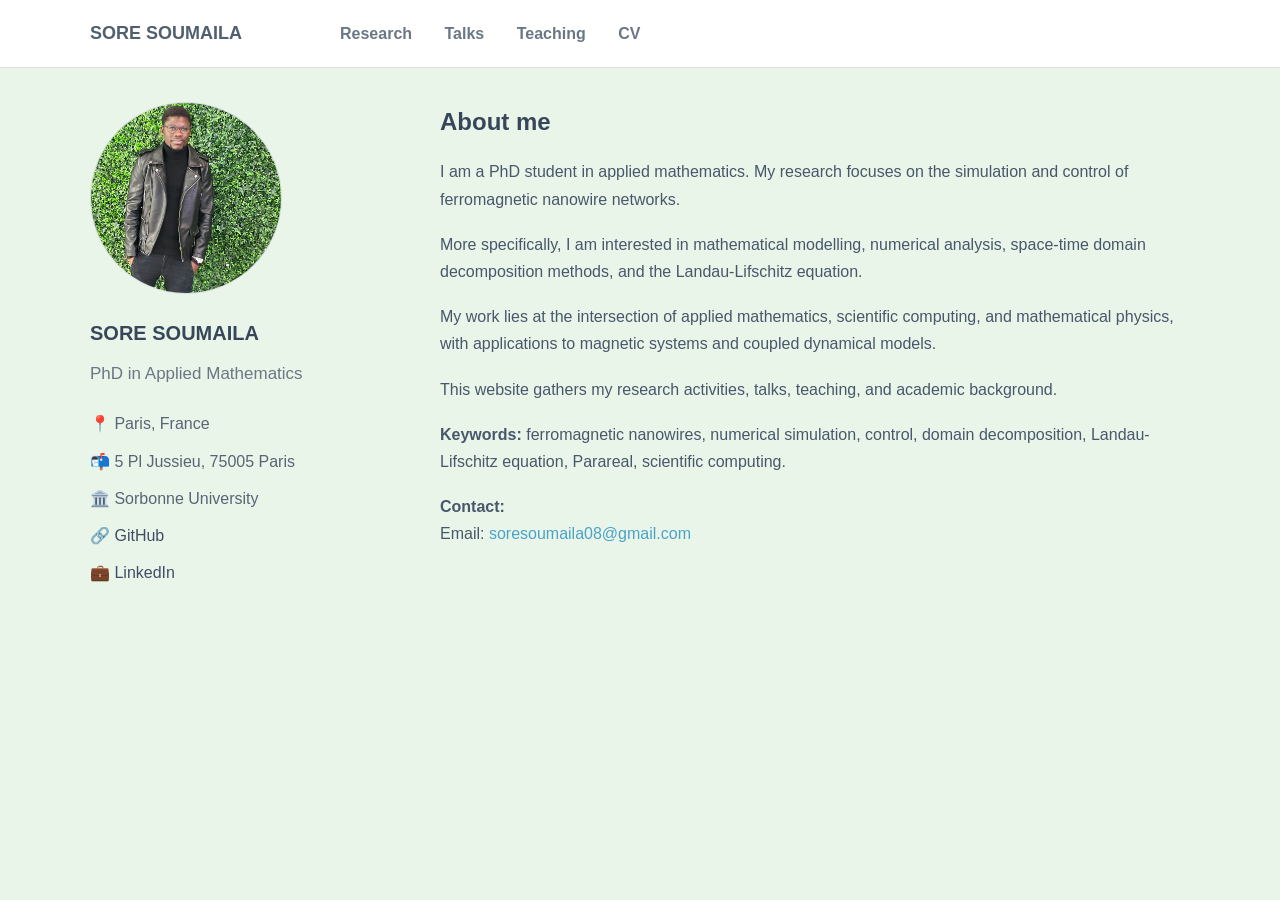
<file: index.html>
<!DOCTYPE html>
<html lang="fr">
<head>
  <meta charset="UTF-8">
  <meta name="viewport" content="width=device-width, initial-scale=1.0">
  <meta name="google-site-verification" content="8gv8ETqGiuPviAt5-yaoIe_0OM7RxLq_Fy0cH31vGm8" />
  <title>SORE SOUMAILA - Doctorant en mathématiques appliquées</title>
  <meta name="description" content="Site personnel de SORE SOUMAILA, doctorant en mathématiques appliquées. Recherche en simulation, contrôle et nanofils ferromagnétiques.">
  <link rel="canonical" href="https://sore-soumaila.github.io/">
  <meta name="robots" content="index, follow">
  <link rel="stylesheet" href="/style.css">
</head>
<body>
  <header class="topbar">
    <div class="topbar-container">
      <a href="/" class="site-name">SORE SOUMAILA</a>
      <nav class="menu">
        <a href="/recherche/">Research</a>
        <a href="/talks/">Talks</a>
        <a href="/enseignement/">Teaching</a>
        <a href="/cv/">CV</a>
      </nav>
    </div>
  </header>

  <main class="layout">
    <aside class="sidebar">
      <img src="/images/photo.jpg" alt="Photo de profil de SORE SOUMAILA" class="photo-profil">

      <h1>SORE SOUMAILA</h1>
      <p class="subtitle">PhD in Applied Mathematics</p>

      <div class="info-block">
        <p>📍 Paris, France</p>
        <p>📬 5 Pl Jussieu, 75005 Paris</p>
        <p>🏛️ Sorbonne University</p>
        <p>🔗 <a href="https://github.com/sore-soumaila" target="_blank" rel="noopener noreferrer">GitHub</a></p>
        <p>💼 <a href="https://www.linkedin.com/in/soré-soumaila" target="_blank" rel="noopener noreferrer">LinkedIn</a></p>
      </div>
    </aside>

    <section class="content">
      <h2>About me</h2>

      <p>
        I am a PhD student in applied mathematics. My research focuses on the
        simulation and control of ferromagnetic nanowire networks.
      </p>

      <p>
        More specifically, I am interested in mathematical modelling,
        numerical analysis, space-time domain decomposition methods,
        and the Landau-Lifschitz equation.
      </p>

      <p>
        My work lies at the intersection of applied mathematics,
        scientific computing, and mathematical physics, with applications
        to magnetic systems and coupled dynamical models.
      </p>

      <p>
        This website gathers my research activities, talks, teaching,
        and academic background.
      </p>

      <p>
        <strong>Keywords:</strong> ferromagnetic nanowires, numerical simulation,
        control, domain decomposition, Landau-Lifschitz equation, Parareal,
        scientific computing.
      </p>

      <p>
        <strong>Contact:</strong><br>
        Email:
        <a href="mailto:soresoumaila08@gmail.com">soresoumaila08@gmail.com</a>
      </p>
    </section>
  </main>
</body>
</html>
</file>
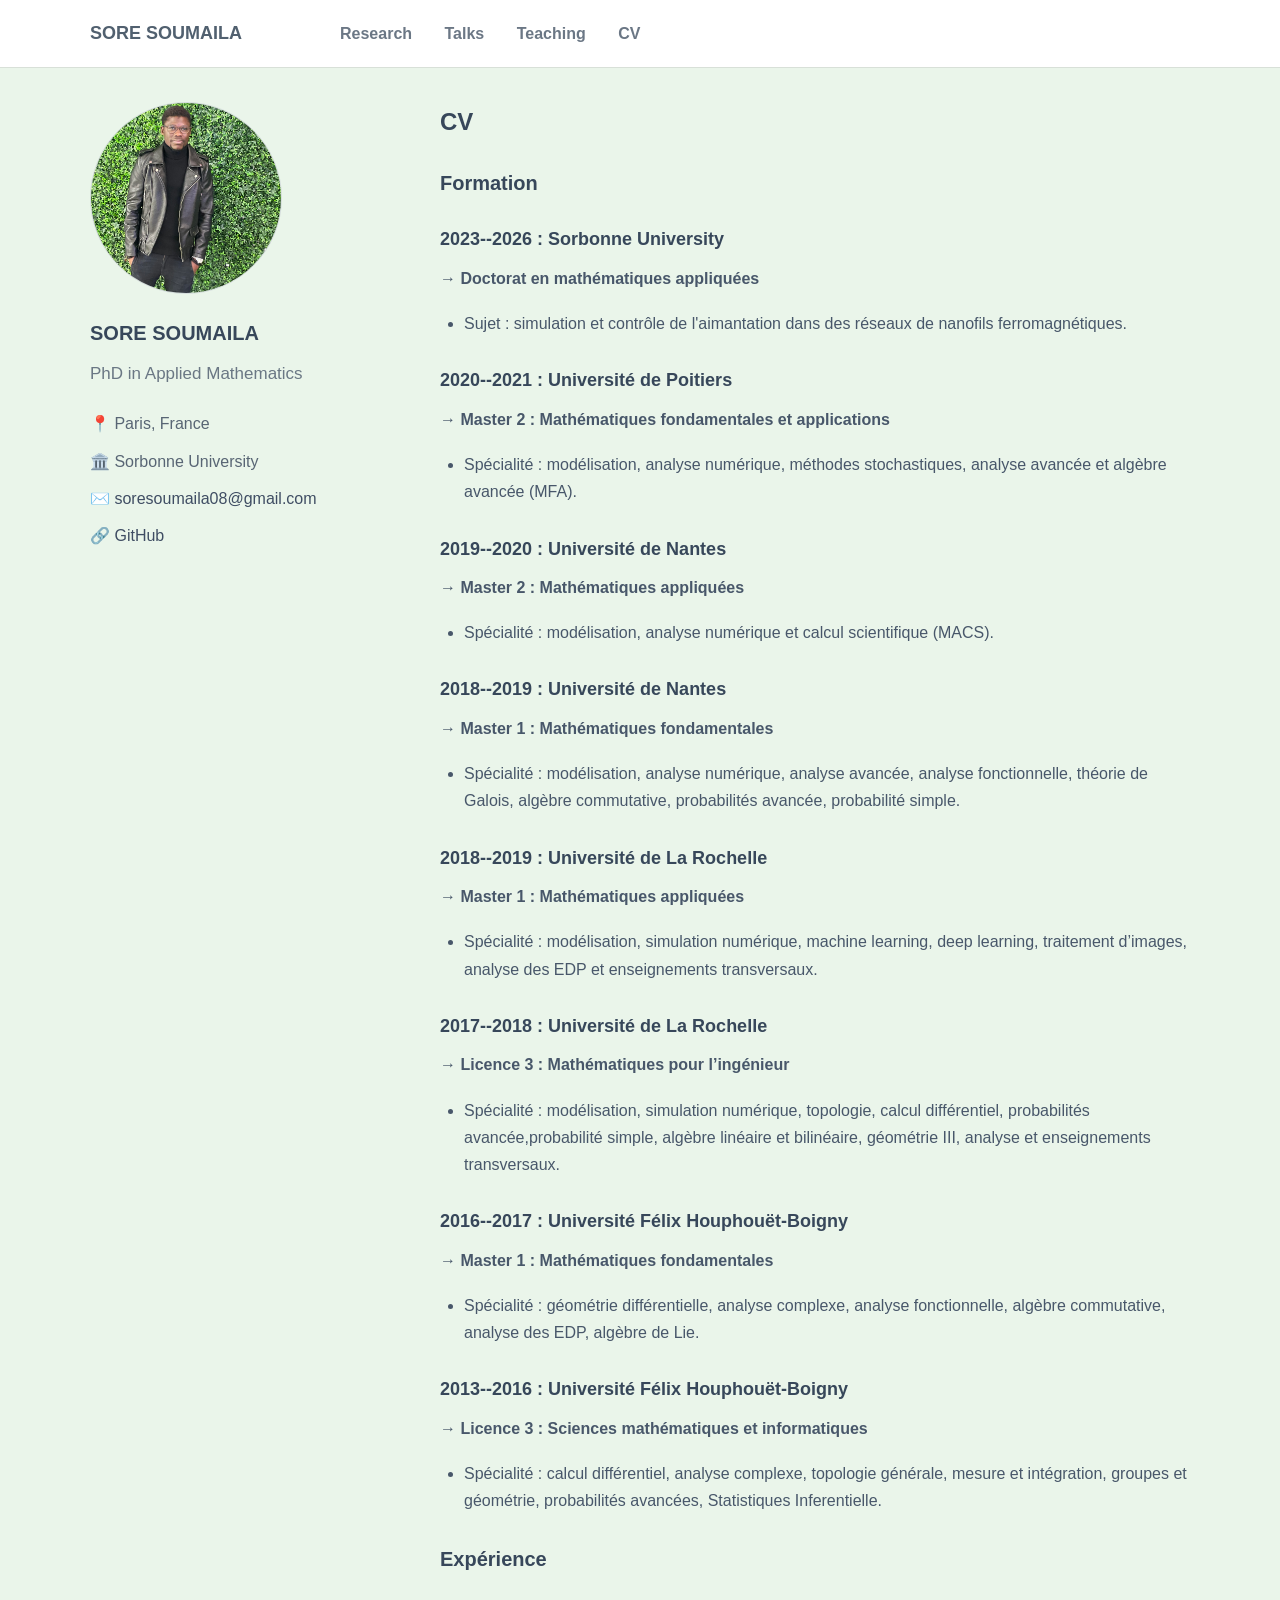
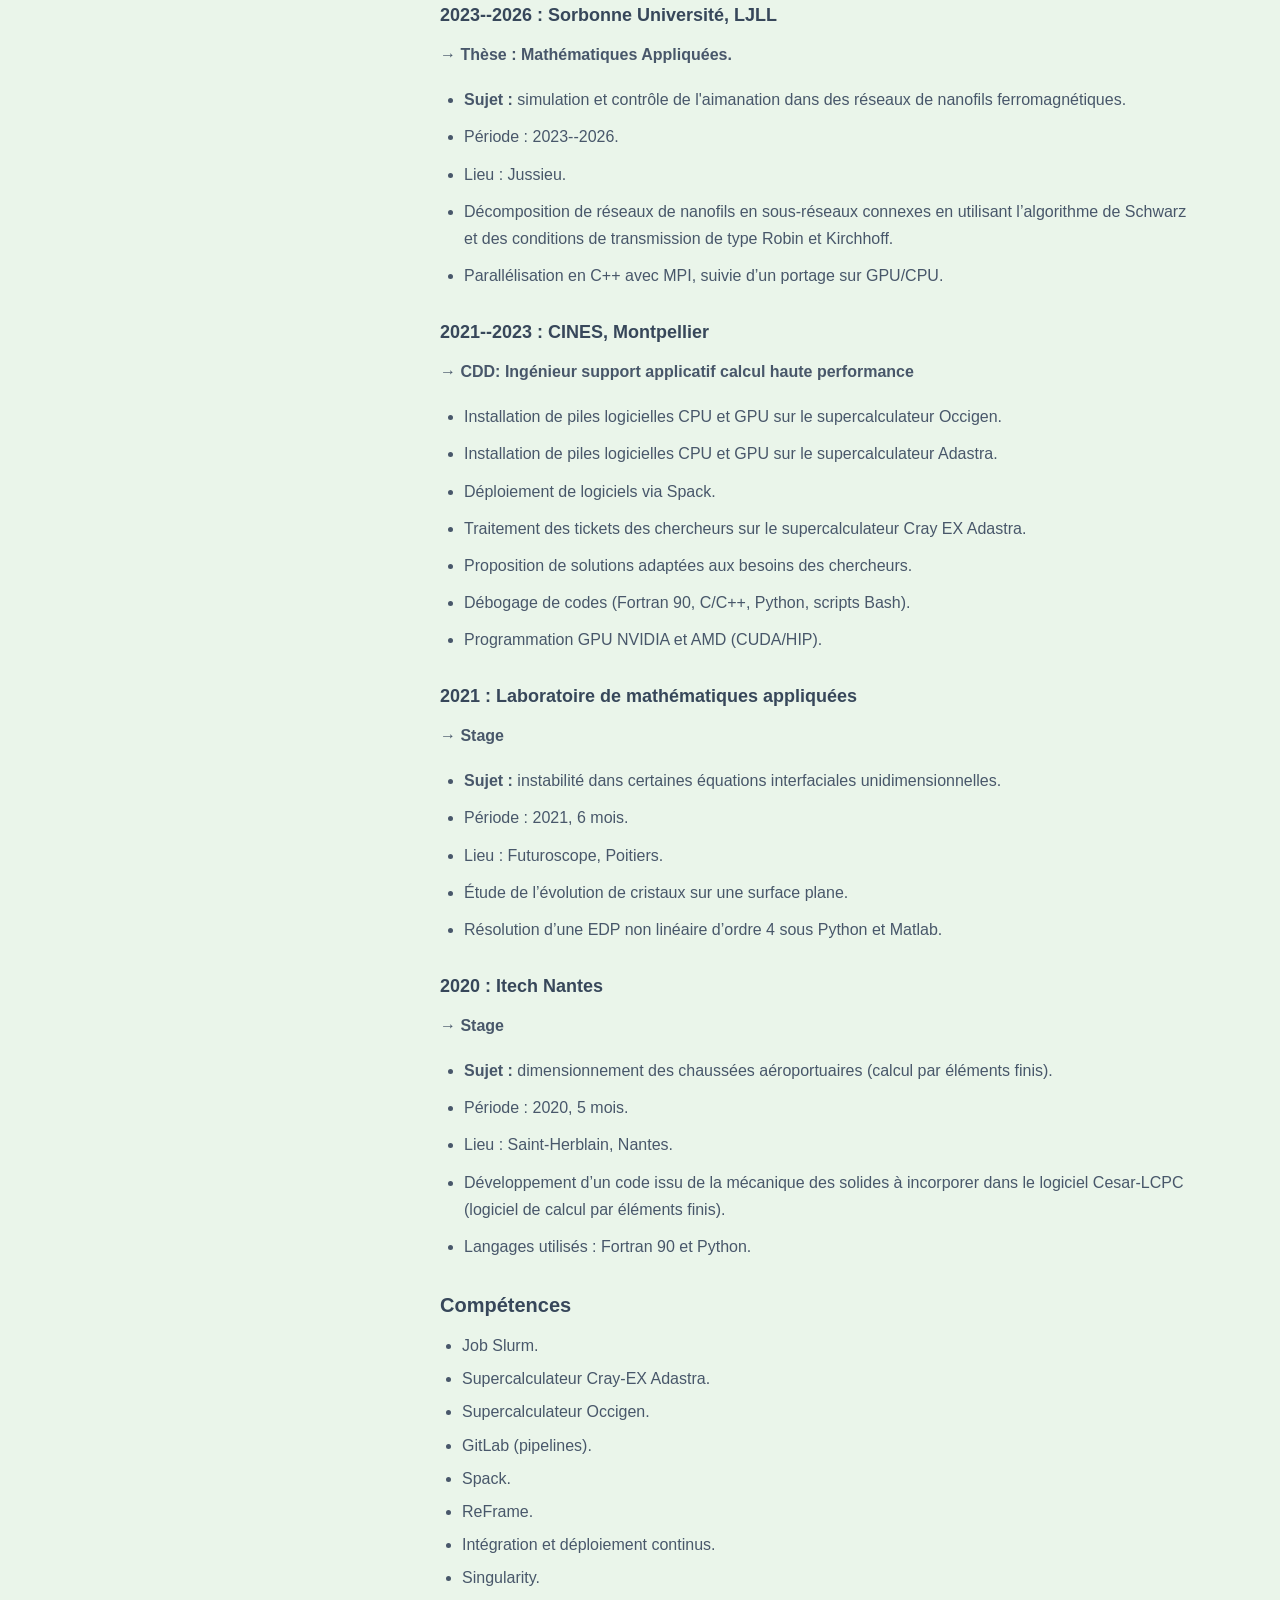
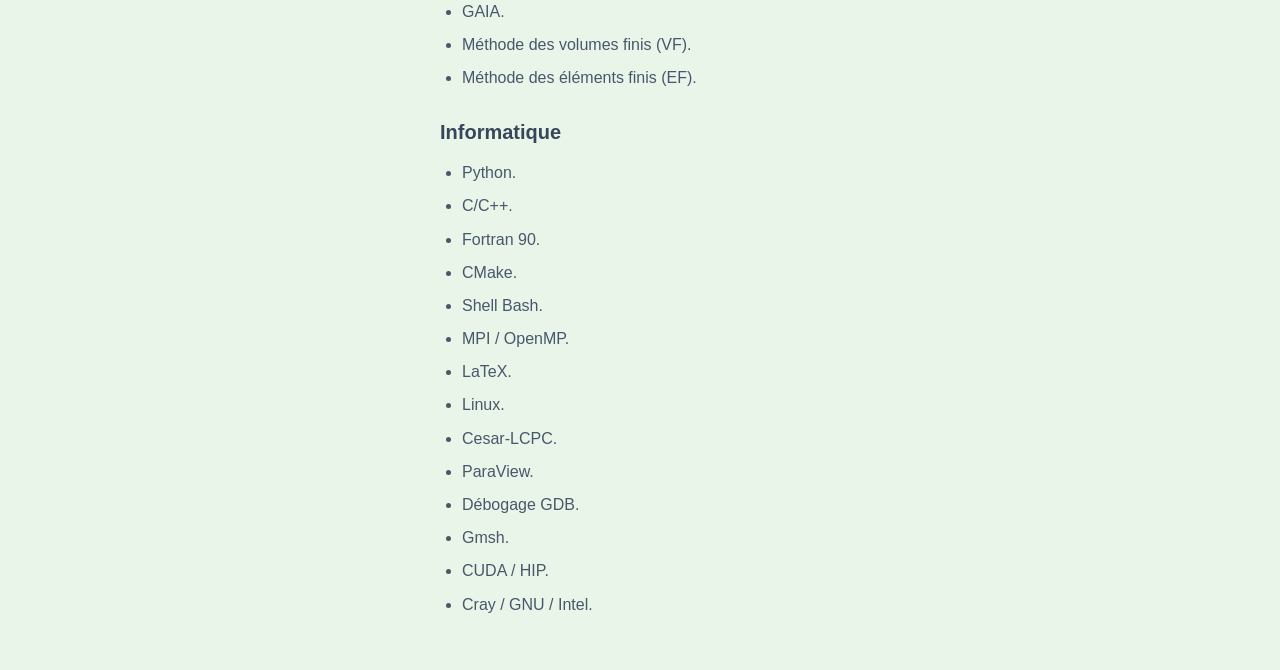
<file: cv/index.html>
<!DOCTYPE html>
<html lang="fr">
<head>
  <meta charset="UTF-8">
  <meta name="viewport" content="width=device-width, initial-scale=1.0">
  <meta name="google-site-verification" content="8gv8ETqGiuPviAt5-yaoIe_0OM7RxLq_Fy0cH31vGm8">
  <title>SORE SOUMAILA - Doctorant en mathématiques appliquées</title>
  <meta name="description" content="Site personnel de SORE SOUMAILA, doctorant en mathématiques appliquées. Recherche en simulation, contrôle et nanofils ferromagnétiques.">
  <link rel="canonical" href="https://sore-soumaila.github.io/">
  <meta name="robots" content="index, follow">
  <link rel="stylesheet" href="/style.css">
</head>
<body>
  <header class="topbar">
    <div class="topbar-container">
      <a href="/" class="site-name">SORE SOUMAILA</a>
      <nav class="menu">
        <a href="/recherche/">Research</a>
        <a href="/talks/">Talks</a>
        <a href="/enseignement/">Teaching</a>
        <a href="/cv/">CV</a>
      </nav>
    </div>
  </header>

  <main class="layout">
    <aside class="sidebar">
      <img src="/images/photo.jpg" alt="Photo de profil" class="photo-profil">
      <h1>SORE SOUMAILA</h1>
      <p class="subtitle">PhD in Applied Mathematics</p>

      <div class="info-block">
        <p>📍 Paris, France</p>
        <p>🏛️ Sorbonne University</p>
        <p>✉️ <a href="mailto:soresoumaila08@gmail.com">soresoumaila08@gmail.com</a></p>
        <p>🔗 <a href="#">GitHub</a></p>
      </div>
    </aside>

    <section class="content">
      <h2>CV</h2>

      <h3>Formation</h3>

      <div class="year-block">
        <h3>2023--2026 : Sorbonne University</h3>
        <p class="subcourse">&rarr; Doctorat en mathématiques appliquées</p>
        <ul>
          <li>Sujet : simulation et contrôle de l'aimantation dans des réseaux de nanofils ferromagnétiques.</li>
        </ul>
      </div>

      <div class="year-block">
        <h3>2020--2021 : Université de Poitiers</h3>
        <p class="subcourse">&rarr; Master 2 : Mathématiques fondamentales et applications</p>
        <ul>
          <li>Spécialité : modélisation, analyse numérique, méthodes stochastiques, analyse avancée et algèbre avancée (MFA).</li>
        </ul>
      </div>

      <div class="year-block">
        <h3>2019--2020 : Université de Nantes</h3>
        <p class="subcourse">&rarr; Master 2 : Mathématiques appliquées</p>
        <ul>
          <li>Spécialité : modélisation, analyse numérique et calcul scientifique (MACS).</li>
        </ul>
      </div>

      <div class="year-block">
        <h3>2018--2019 : Université de Nantes</h3>
        <p class="subcourse">&rarr; Master 1 : Mathématiques fondamentales</p>
        <ul>
          <li>Spécialité : modélisation, analyse numérique, analyse avancée, analyse fonctionnelle, théorie de Galois, algèbre commutative, probabilités avancée, probabilité simple.</li>
        </ul>
      </div>

      <div class="year-block">
        <h3>2018--2019 : Université de La Rochelle</h3>
        <p class="subcourse">&rarr; Master 1 : Mathématiques appliquées</p>
        <ul>
          <li>Spécialité : modélisation, simulation numérique, machine learning, deep learning, traitement d’images, analyse des EDP et enseignements transversaux.</li>
        </ul>
      </div>

      <div class="year-block">
        <h3>2017--2018 : Université de La Rochelle</h3>
        <p class="subcourse">&rarr; Licence 3 : Mathématiques pour l’ingénieur</p>
        <ul>
          <li>Spécialité : modélisation, simulation numérique, topologie, calcul différentiel, probabilités avancée,probabilité simple, algèbre linéaire et bilinéaire, géométrie III, analyse et enseignements transversaux.</li>
        </ul>
      </div>

      <div class="year-block">
        <h3>2016--2017 : Université Félix Houphouët-Boigny</h3>
        <p class="subcourse">&rarr; Master 1 : Mathématiques fondamentales</p>
        <ul>
          <li>Spécialité : géométrie différentielle, analyse complexe, analyse fonctionnelle, algèbre commutative, analyse des EDP, algèbre de Lie.</li>
        </ul>
      </div>

      <div class="year-block">
        <h3>2013--2016 : Université Félix Houphouët-Boigny</h3>
        <p class="subcourse">&rarr; Licence 3 : Sciences mathématiques et informatiques</p>
        <ul>
          <li>Spécialité : calcul différentiel, analyse complexe, topologie générale, mesure et intégration, groupes et géométrie, probabilités avancées, Statistiques Inferentielle.</li>
        </ul>
      </div>

      <h3>Expérience</h3>

      <div class="year-block">
        <h3>2023--2026 : Sorbonne Université, LJLL</h3>
        <p class="subcourse">&rarr; Thèse : Mathématiques Appliquées.</p>
        <ul>
          <li><strong>Sujet :</strong> simulation et contrôle de l'aimanation dans des réseaux de nanofils ferromagnétiques.</li>
          <li>Période : 2023--2026.</li>
          <li>Lieu : Jussieu.</li>
          <li>Décomposition de réseaux de nanofils en sous-réseaux connexes en utilisant l’algorithme de Schwarz et des conditions de transmission de type Robin et Kirchhoff.</li>
          <li>Parallélisation en C++ avec MPI, suivie d’un portage sur GPU/CPU.</li>
        </ul>
      </div>

      <div class="year-block">
        <h3>2021--2023 : CINES, Montpellier</h3>
        <p class="subcourse">&rarr; CDD: Ingénieur support applicatif calcul haute performance </p>
        <ul>
          <li>Installation de piles logicielles CPU et GPU sur le supercalculateur Occigen.</li>
          <li>Installation de piles logicielles CPU et GPU sur le supercalculateur Adastra.</li>
          <li>Déploiement de logiciels via Spack.</li>
          <li>Traitement des tickets des chercheurs sur le supercalculateur Cray EX Adastra.</li>
          <li>Proposition de solutions adaptées aux besoins des chercheurs.</li>
          <li>Débogage de codes (Fortran 90, C/C++, Python, scripts Bash).</li>
          <li>Programmation GPU NVIDIA et AMD (CUDA/HIP).</li>
        </ul>
      </div>

      <div class="year-block">
        <h3>2021 : Laboratoire de mathématiques appliquées</h3>
        <p class="subcourse">&rarr; Stage</p>
        <ul>
          <li><strong>Sujet :</strong> instabilité dans certaines équations interfaciales unidimensionnelles.</li>
          <li>Période : 2021, 6 mois.</li>
          <li>Lieu : Futuroscope, Poitiers.</li>
          <li>Étude de l’évolution de cristaux sur une surface plane.</li>
          <li>Résolution d’une EDP non linéaire d’ordre 4 sous Python et Matlab.</li>
        </ul>
      </div>

      <div class="year-block">
        <h3>2020 : Itech Nantes</h3>
        <p class="subcourse">&rarr; Stage</p>
        <ul>
          <li><strong>Sujet :</strong> dimensionnement des chaussées aéroportuaires (calcul par éléments finis).</li>
          <li>Période : 2020, 5 mois.</li>
          <li>Lieu : Saint-Herblain, Nantes.</li>
          <li>Développement d’un code issu de la mécanique des solides à incorporer dans le logiciel Cesar-LCPC (logiciel de calcul par éléments finis).</li>
          <li>Langages utilisés : Fortran 90 et Python.</li>
        </ul>
      </div>

      <h3>Compétences</h3>
      <ul>
        <li>Job Slurm.</li>
        <li>Supercalculateur Cray-EX Adastra.</li>
        <li>Supercalculateur Occigen.</li>
        <li>GitLab (pipelines).</li>
        <li>Spack.</li>
        <li>ReFrame.</li>
        <li>Intégration et déploiement continus.</li>
        <li>Singularity.</li>
        <li>GAIA.</li>
        <li>Méthode des volumes finis (VF).</li>
        <li>Méthode des éléments finis (EF).</li>
      </ul>

      <h3>Informatique</h3>
      <ul>
        <li>Python.</li>
        <li>C/C++.</li>
        <li>Fortran 90.</li>
        <li>CMake.</li>
        <li>Shell Bash.</li>
        <li>MPI / OpenMP.</li>
        <li>LaTeX.</li>
        <li>Linux.</li>
        <li>Cesar-LCPC.</li>
        <li>ParaView.</li>
        <li>Débogage GDB.</li>
        <li>Gmsh.</li>
        <li>CUDA / HIP.</li>
        <li>Cray / GNU / Intel.</li>
      </ul>
    </section>
  </main>
</body>
</html>
</file>
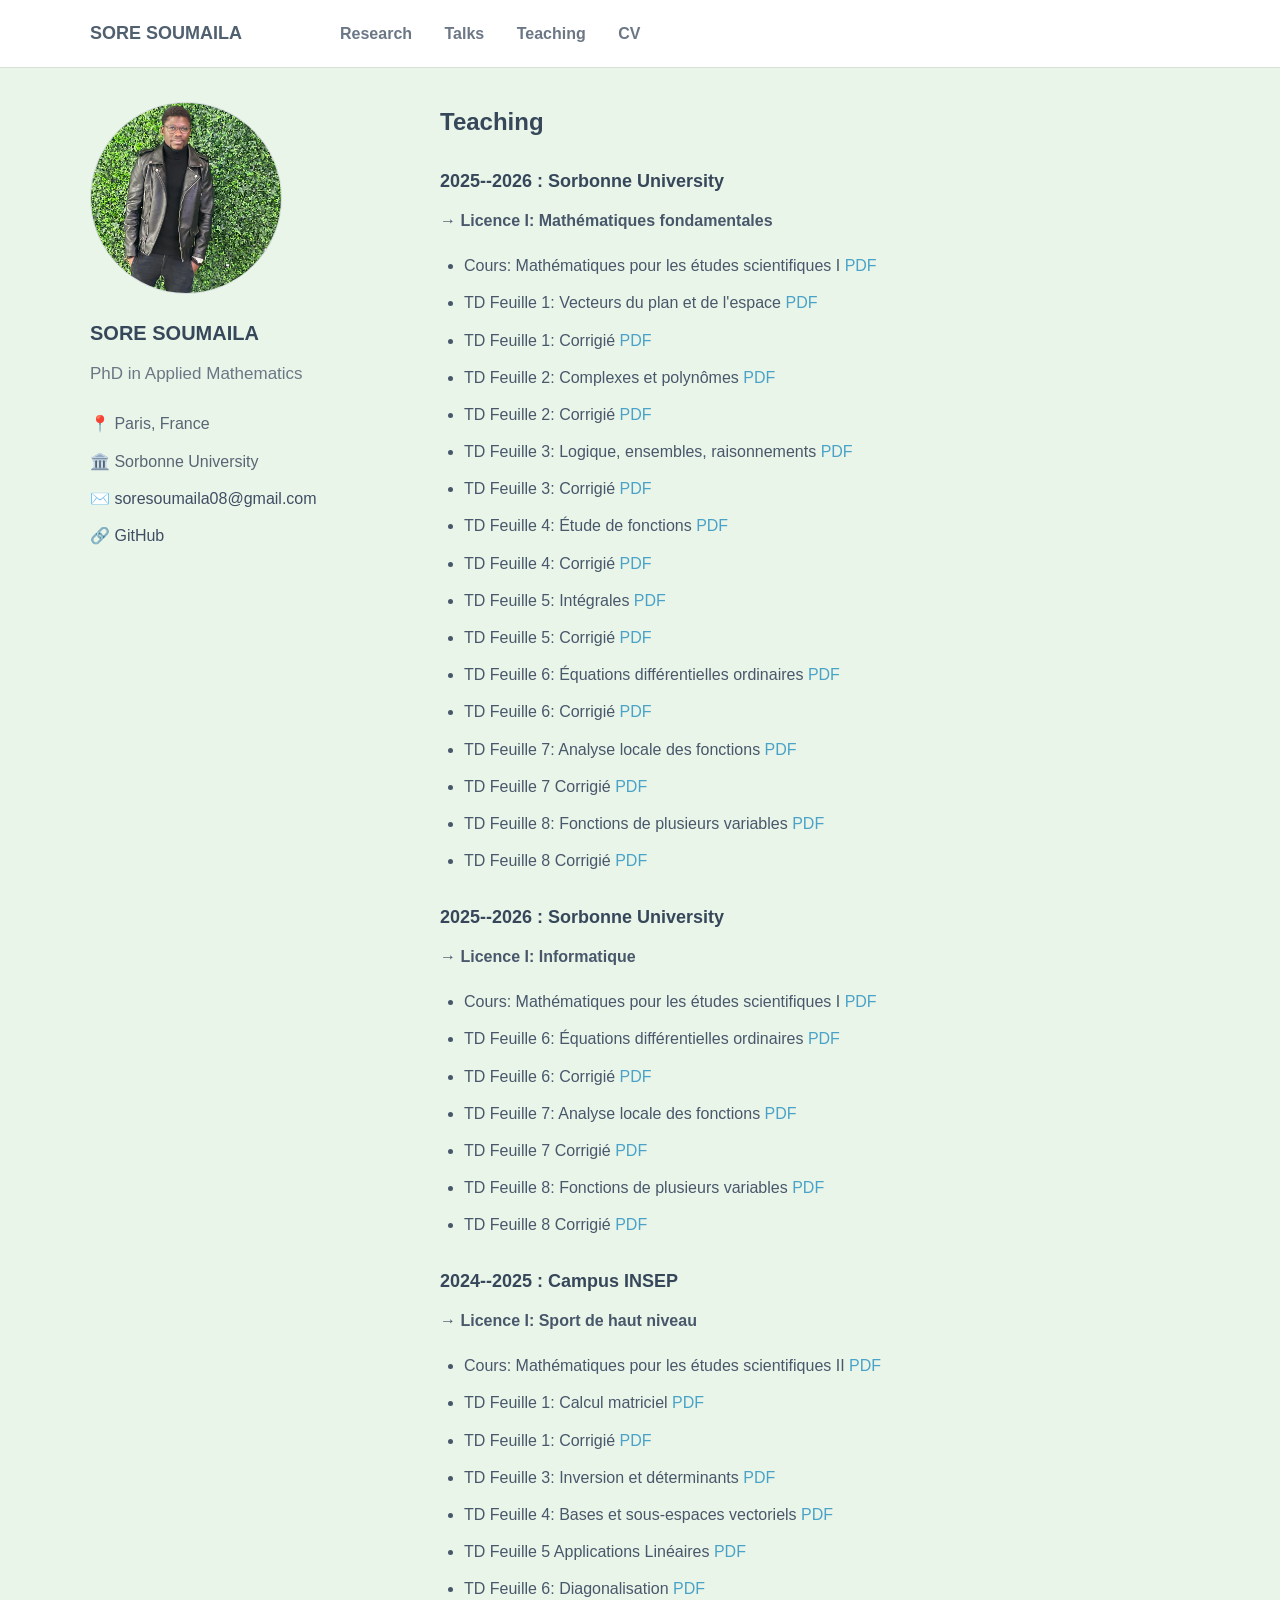
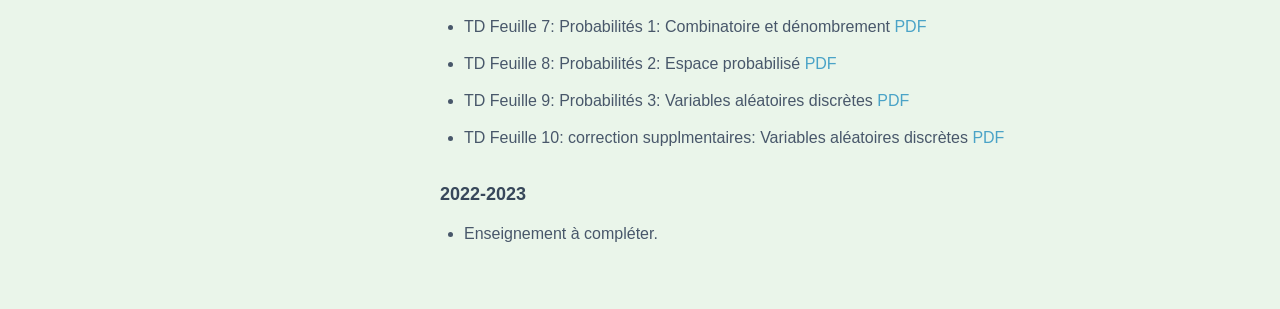
<file: enseignement/index.html>
<!DOCTYPE html>
<html lang="fr">
<head>
  <meta charset="UTF-8">
  <meta name="viewport" content="width=device-width, initial-scale=1.0">
  <meta name="google-site-verification" content="8gv8ETqGiuPviAt5-yaoIe_0OM7RxLq_Fy0cH31vGm8" />
  <title>SORE SOUMAILA - Doctorant en mathématiques appliquées</title>
  <meta name="description" content="Site personnel de SORE SOUMAILA, doctorant en mathématiques appliquées. Recherche en simulation, contrôle et nanofils ferromagnétiques.">
  <link rel="canonical" href="https://sore-soumaila.github.io/">
  <meta name="robots" content="index, follow">
  <link rel="stylesheet" href="/style.css">
</head>
<body>
  <header class="topbar">
    <div class="topbar-container">
      <a href="/" class="site-name">SORE SOUMAILA</a>
      <nav class="menu">
        <a href="/recherche/">Research</a>
        <a href="/talks/">Talks</a>
        <a href="/enseignement/">Teaching</a>
        <a href="/cv/">CV</a>
      </nav>
    </div>
  </header>

  <main class="layout">
    <aside class="sidebar">
      <img src="/images/photo.jpg" alt="Photo de profil" class="photo-profil">
      <h1>SORE SOUMAILA</h1>
      <p class="subtitle">PhD in Applied Mathematics</p>

      <div class="info-block">
        <p>📍 Paris, France</p>
        <p>🏛️ Sorbonne University</p>
        <p>✉️ <a href="mailto:soresoumaila08@gmail.com">soresoumaila08@gmail.com</a></p>
        <p>🔗 <a href="#">GitHub</a></p>
      </div>
    </aside>

    <section class="content">
      <h2>Teaching</h2>

      <div class="year-block">
        <h3>2025--2026 : Sorbonne University</h3>
        <p class="subcourse"><strong></strong>&rarr; Licence I: Mathématiques fondamentales</p>
        <ul>
          <li>Cours: Mathématiques pour les études scientifiques I <a href="/pdf/UL1MA001__2025_Mod1.pdf" target="_blank">PDF</a></li>
          <li>TD Feuille 1: Vecteurs du plan et de l'espace <a href="/pdf/TD1_UL1MA001_2025.pdf" target="_blank">PDF</a></li>
          <li>TD Feuille 1: Corrigié <a href="/pdf/td1_corr.pdf" target="_blank">PDF</a></li>
          <li>TD Feuille 2: Complexes et polynômes <a href="/pdf/TD2_UL1MA001_2025_v2.pdf" target="_blank">PDF</a></li>
          <li>TD Feuille 2: Corrigié <a href="/pdf/TD2_UL1MA001_2025_corr.pdf" target="_blank">PDF</a></li>
          <li>TD Feuille 3: Logique, ensembles, raisonnements <a href="/pdf/TD3_UL1MA001_2025.pdf" target="_blank">PDF</a></li>
          <li>TD Feuille 3: Corrigié <a href="/pdf/TD3_UL1MA001_2025_corr.pdf" target="_blank">PDF</a></li>
          <li>TD Feuille 4: Étude de fonctions <a href="/pdf/TD4_UL1MA001_2025.pdf" target="_blank">PDF</a></li>
          <li>TD Feuille 4: Corrigié <a href="/pdf/TD4_UL1MA001_2025_corr.pdf" target="_blank">PDF</a></li>
          <li>TD Feuille 5: Intégrales <a href="/pdf/TD5_UL1MA001_2025.pdf" target="_blank">PDF</a></li>
          <li>TD Feuille 5: Corrigié <a href="/pdf/TD5_UL1MA001_2025_corr.pdf" target="_blank">PDF</a></li>
          <li>TD Feuille 6: Équations différentielles ordinaires <a href="/pdf/TD6_UL1MA001_2025.pdf" target="_blank">PDF</a></li>
          <li>TD Feuille 6: Corrigié <a href="/pdf/TD6_UL1MA001_2025_corr-v3.pdf" target="_blank">PDF</a></li>
          <li>TD Feuille 7: Analyse locale des fonctions <a href="/pdf/TD7_UL1MA001_2025.pdf" target="_blank">PDF</a></li>
          <li>TD Feuille 7 Corrigié <a href="/pdf/TD7_UL1MA001_2025_corr.pdf" target="_blank">PDF</a></li>
          <li>TD Feuille 8: Fonctions de plusieurs variables <a href="/pdf/TD8_UL1MA001_2025.pdf" target="_blank">PDF</a></li>
          <li>TD Feuille 8 Corrigié <a href="/pdf/TD8_UL1MA001_2025_corr.pdf" target="_blank">PDF</a></li>
        </ul>
      </div>

      <div class="year-block">
        <h3>2025--2026 : Sorbonne University</h3>
        <p class="subcourse"><strong></strong>&rarr; Licence I: Informatique</p>
        <ul>
          <li>Cours: Mathématiques pour les études scientifiques I <a href="/pdf/UL1MA001__2025_Mod1.pdf" target="_blank">PDF</a></li>
          <li>TD Feuille 6: Équations différentielles ordinaires <a href="/pdf/TD6_UL1MA001_2025.pdf" target="_blank">PDF</a></li>
          <li>TD Feuille 6: Corrigié <a href="/pdf/TD6_UL1MA001_2025_corr-v3.pdf" target="_blank">PDF</a></li>
          <li>TD Feuille 7: Analyse locale des fonctions <a href="/pdf/TD7_UL1MA001_2025.pdf" target="_blank">PDF</a></li>
          <li>TD Feuille 7 Corrigié <a href="/pdf/TD7_UL1MA001_2025_corr.pdf" target="_blank">PDF</a></li>
          <li>TD Feuille 8: Fonctions de plusieurs variables <a href="/pdf/TD8_UL1MA001_2025.pdf" target="_blank">PDF</a></li>
          <li>TD Feuille 8 Corrigié <a href="/pdf/TD8_UL1MA001_2025_corr.pdf" target="_blank">PDF</a></li>
        </ul>
      </div>

      <div class="year-block">
        <h3>2024--2025 : Campus INSEP</h3>
        <p class="subcourse"><strong></strong>&rarr; Licence I: Sport de haut niveau</p>
        <ul>
          <li>Cours: Mathématiques pour les études scientifiques II <a href="/pdf/Cours_2nd_semestre.pdf" target="_blank">PDF</a></li>
          <li>TD Feuille 1:  Calcul matriciel <a href="/pdf/TD_1MA002_Algebre_2022.pdf" target="_blank">PDF</a></li>
          <li>TD Feuille 1:  Corrigié <a href="/pdf/Corr-LU1MA002-Feuille1.pdf" target="_blank">PDF</a></li>
          <li>TD Feuille 3:  Inversion et déterminants  <a href="/pdf/Corr-LU1MA002-Feuille3.pdf" target="_blank">PDF</a></li>
          <li>TD Feuille 4:  Bases et sous-espaces vectoriels <a href="/pdf/LU1MA002-Feuille4_v2_corr.pdf" target="_blank">PDF</a></li>
          <li>TD Feuille 5   Applications Linéaires <a href="/pdf/LU1MA002-Feuille5-Corr.pdf" target="_blank">PDF</a></li>
          <li>TD Feuille 6:  Diagonalisation <a href="/pdf/LU1MA002-Feuille6_corr_v2.pdf" target="_blank">PDF</a></li>
          <li>TD Feuille 7:  Probabilités 1: Combinatoire et dénombrement <a href="/pdf/1MA002-Proba1_corr-1.pdf" target="_blank">PDF</a></li>
          <li>TD Feuille 8:  Probabilités 2: Espace probabilisé <a href="/pdf/1MA002-Proba2_corr.pdf" target="_blank">PDF</a></li>
          <li>TD Feuille 9:  Probabilités 3: Variables aléatoires discrètes <a href="/pdf/1MA002-Proba3_corr.pdf" target="_blank">PDF</a></li>
          <li>TD Feuille 10: correction supplmentaires: Variables aléatoires discrètes <a href="/pdf/Correction-Indispensables_TD_Proba_4.pdf" target="_blank">PDF</a></li>
        </ul>
      </div>

      <div class="year-block">
        <h3>2022-2023</h3>
        <ul>
          <li>Enseignement à compléter.</li>
        </ul>
      </div>
    </section>
  </main>
</body>
</html>
</file>
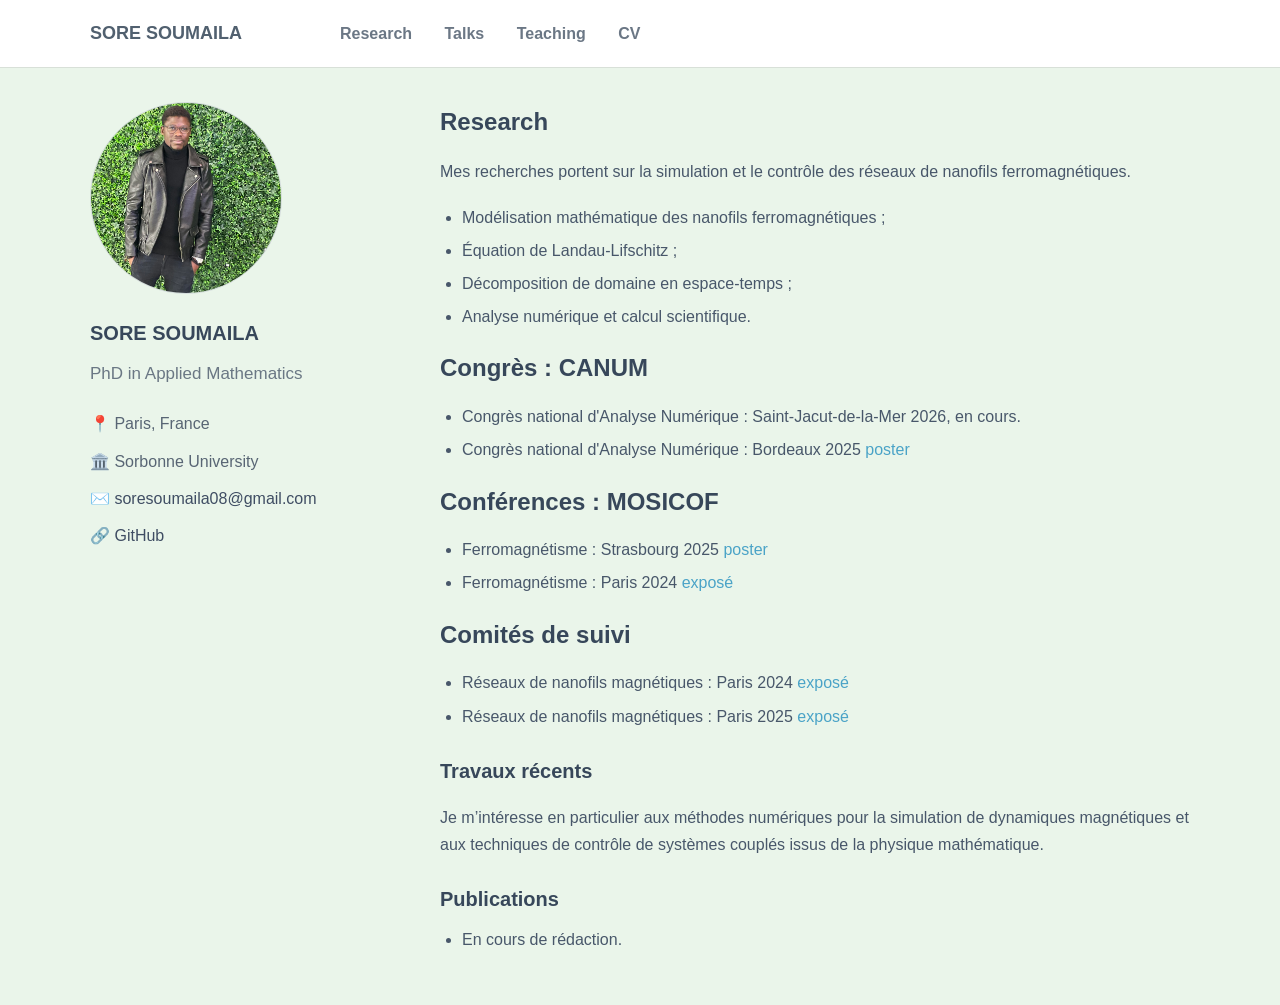
<file: recherche/index.html>
<!DOCTYPE html>
<html lang="fr">
<head>
  <meta charset="UTF-8">
  <meta name="viewport" content="width=device-width, initial-scale=1.0">
  <meta name="google-site-verification" content="8gv8ETqGiuPviAt5-yaoIe_0OM7RxLq_Fy0cH31vGm8">
  <title>SORE SOUMAILA - Doctorant en mathématiques appliquées</title>
  <meta name="description" content="Site personnel de SORE SOUMAILA, doctorant en mathématiques appliquées. Recherche en simulation, contrôle et nanofils ferromagnétiques.">
  <link rel="canonical" href="https://sore-soumaila.github.io/">
  <meta name="robots" content="index, follow">
  <link rel="stylesheet" href="/style.css">
</head>
<body>
  <header class="topbar">
    <div class="topbar-container">
      <a href="/" class="site-name">SORE SOUMAILA</a>
      <nav class="menu">
        <a href="/recherche/">Research</a>
        <a href="/talks/">Talks</a>
        <a href="/enseignement/">Teaching</a>
        <a href="/cv/">CV</a>
      </nav>
    </div>
  </header>

  <main class="layout">
    <aside class="sidebar">
      <img src="/images/photo.jpg" alt="Photo de profil" class="photo-profil">
      <h1>SORE SOUMAILA</h1>
      <p class="subtitle">PhD in Applied Mathematics</p>

      <div class="info-block">
        <p>📍 Paris, France</p>
        <p>🏛️ Sorbonne University</p>
        <p>✉️ <a href="mailto:soresoumaila08@gmail.com">soresoumaila08@gmail.com</a></p>
        <p>🔗 <a href="#">GitHub</a></p>
      </div>
    </aside>

    <section class="content">
      <h2>Research</h2>

      <p>
        Mes recherches portent sur la simulation et le contrôle des réseaux de
        nanofils ferromagnétiques.
      </p>

      <ul>
        <li>Modélisation mathématique des nanofils ferromagnétiques ;</li>
        <li>Équation de Landau-Lifschitz ;</li>
        <li>Décomposition de domaine en espace-temps ;</li>
        <li>Analyse numérique et calcul scientifique.</li>
      </ul>

      <h2>Congrès : CANUM</h2>
      <ul>
        <li>Congrès national d'Analyse Numérique : Saint-Jacut-de-la-Mer 2026, en cours.</li>
        <li>
          Congrès national d'Analyse Numérique : Bordeaux 2025
          <a href="/pdf/Poster_Soré_SMAI_Bordeaux.pdf" target="_blank">poster</a>
        </li>
      </ul>

      <h2>Conférences : MOSICOF</h2>
      <ul>
        <li>
          Ferromagnétisme : Strasbourg 2025
          <a href="/pdf/Poster_Soré_SMAI_Strasbourg.pdf" target="_blank">poster</a>
        </li>
        <li>
          Ferromagnétisme : Paris 2024
          <a href="/pdf/Presentation_LLD_SORE.pdf" target="_blank">exposé</a>
        </li>
      </ul>

      <h2>Comités de suivi</h2>
      <ul>
        <li>
          Réseaux de nanofils magnétiques : Paris 2024
          <a href="/pdf/CSI_16_10_2025.pdf" target="_blank">exposé</a>
        </li>
        <li>
          Réseaux de nanofils magnétiques : Paris 2025
          <a href="/pdf/CSI_16_10_2025.pdf" target="_blank">exposé</a>
        </li>
      </ul>

      <h3>Travaux récents</h3>
      <p>
        Je m’intéresse en particulier aux méthodes numériques pour la simulation
        de dynamiques magnétiques et aux techniques de contrôle de systèmes
        couplés issus de la physique mathématique.
      </p>

      <h3>Publications</h3>
      <ul>
        <li>En cours de rédaction.</li>
      </ul>
    </section>
  </main>
</body>
</html>
</file>
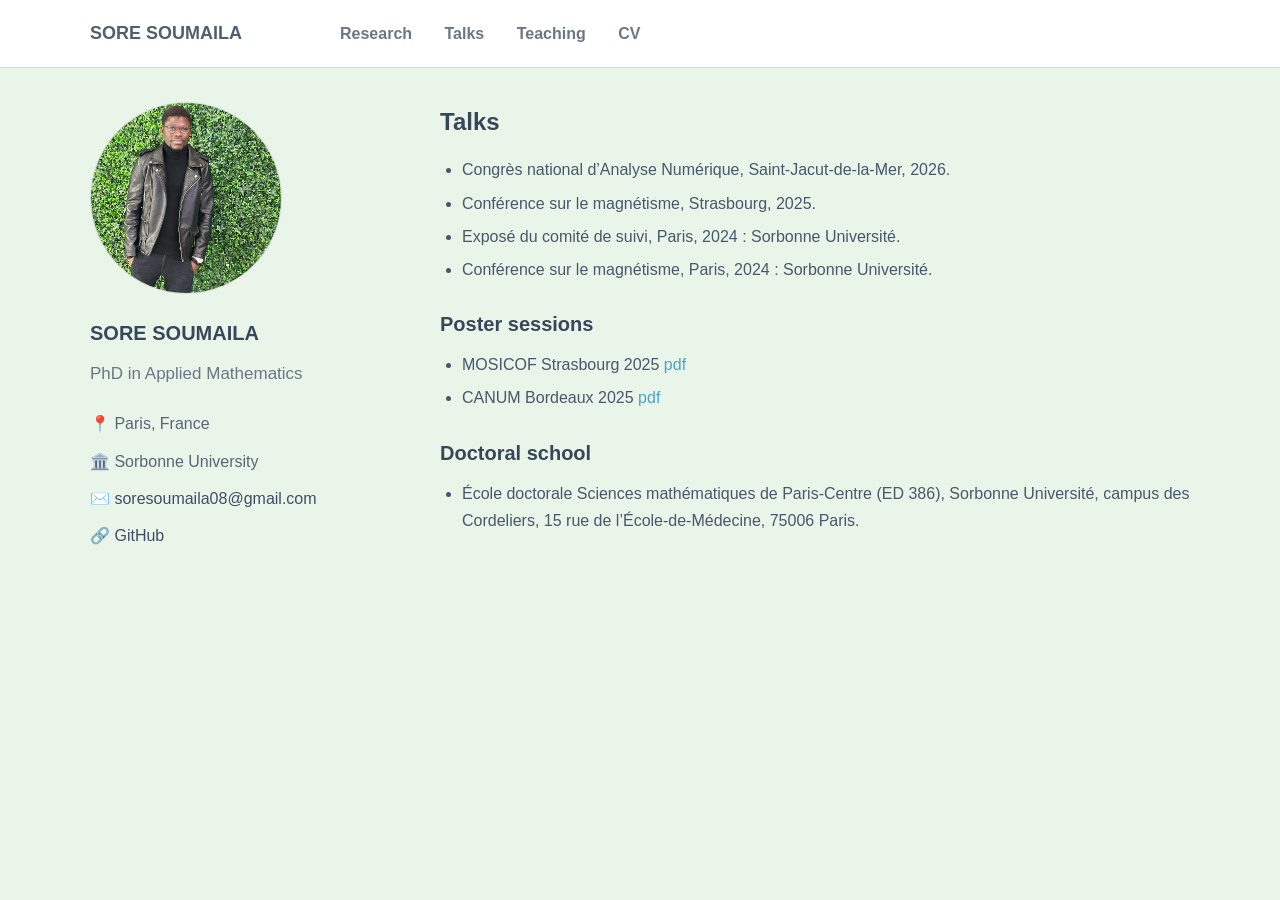
<file: talks/index.html>
<!DOCTYPE html>
<html lang="fr">
<head>
  <meta charset="UTF-8">
  <meta name="viewport" content="width=device-width, initial-scale=1.0">
  <meta name="google-site-verification" content="8gv8ETqGiuPviAt5-yaoIe_0OM7RxLq_Fy0cH31vGm8">
  <title>SORE SOUMAILA - Doctorant en mathématiques appliquées</title>
  <meta name="description" content="Site personnel de SORE SOUMAILA, doctorant en mathématiques appliquées. Recherche en simulation, contrôle et nanofils ferromagnétiques.">
  <link rel="canonical" href="https://sore-soumaila.github.io/">
  <meta name="robots" content="index, follow">
  <link rel="stylesheet" href="/style.css">
</head>
<body>
  <header class="topbar">
    <div class="topbar-container">
      <a href="/" class="site-name">SORE SOUMAILA</a>
      <nav class="menu">
        <a href="/recherche/">Research</a>
        <a href="/talks/">Talks</a>
        <a href="/enseignement/">Teaching</a>
        <a href="/cv/">CV</a>
      </nav>
    </div>
  </header>

  <main class="layout">
    <aside class="sidebar">
      <img src="/images/photo.jpg" alt="Photo de profil" class="photo-profil">
      <h1>SORE SOUMAILA</h1>
      <p class="subtitle">PhD in Applied Mathematics</p>

      <div class="info-block">
        <p>📍 Paris, France</p>
        <p>🏛️ Sorbonne University</p>
        <p>✉️ <a href="mailto:soresoumaila08@gmail.com">soresoumaila08@gmail.com</a></p>
        <p>🔗 <a href="#">GitHub</a></p>
      </div>
    </aside>

    <section class="content">
      <h2>Talks</h2>

      <ul>
        <li>Congrès national d’Analyse Numérique, Saint-Jacut-de-la-Mer, 2026.</li>
        <li>Conférence sur le magnétisme, Strasbourg, 2025.</li>
        <li>Exposé du comité de suivi, Paris, 2024 : Sorbonne Université.</li>
        <li>Conférence sur le magnétisme, Paris, 2024 : Sorbonne Université.</li>
      </ul>

      <h3>Poster sessions</h3>
      <ul>
        <li>
          MOSICOF Strasbourg 2025
          <a href="/pdf/Poster_Soré_SMAI_Strasbourg.pdf" target="_blank">pdf</a>
        </li>
        <li>
          CANUM Bordeaux 2025
          <a href="/pdf/Poster_Soré_SMAI_Bordeaux.pdf" target="_blank">pdf</a>
        </li>
      </ul>

      <h3>Doctoral school</h3>
      <ul>
        <li>
          École doctorale Sciences mathématiques de Paris-Centre (ED 386),
          Sorbonne Université, campus des Cordeliers, 15 rue de l’École-de-Médecine, 75006 Paris.
        </li>
      </ul>
    </section>
  </main>
</body>
</file>
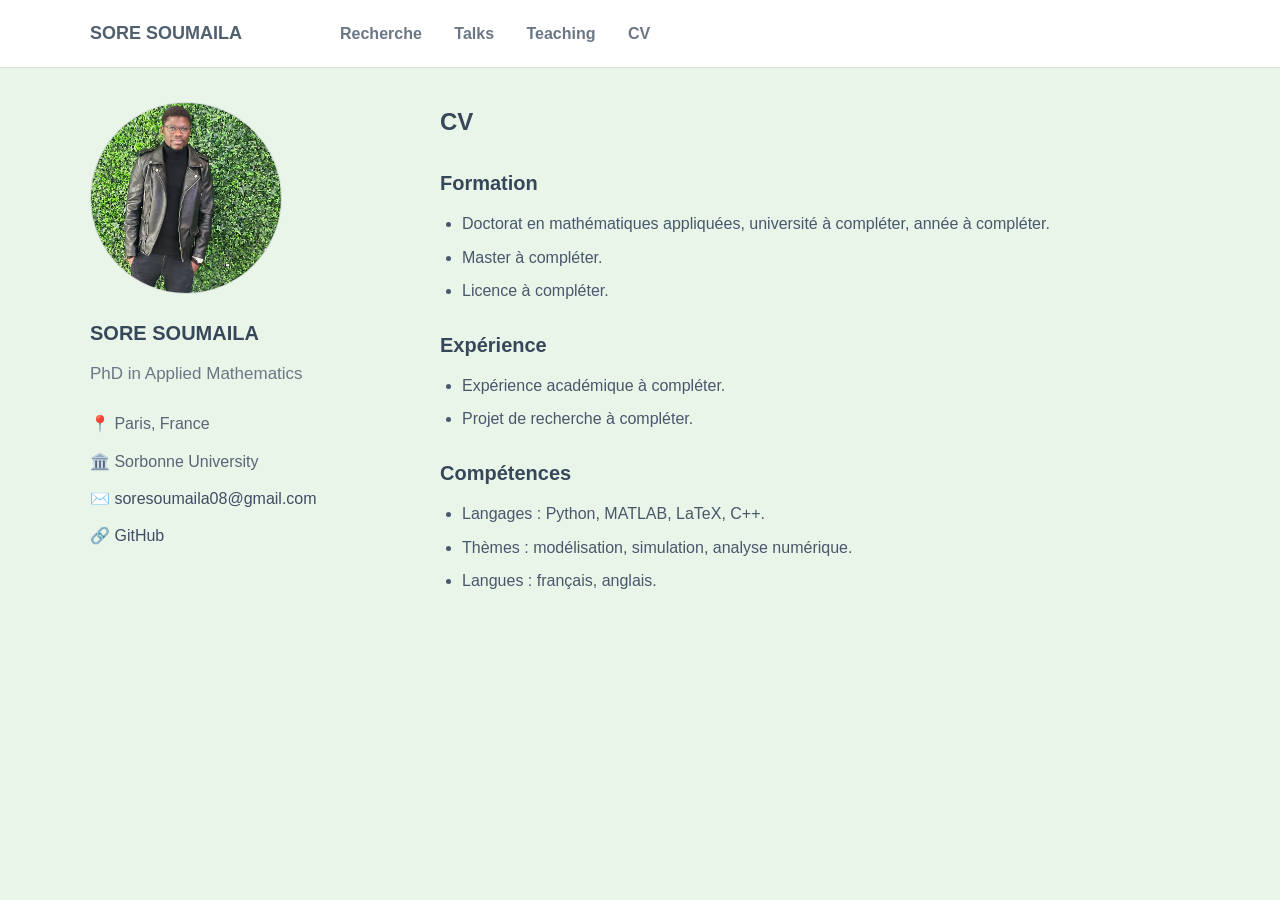
<file: cv.html>
<!DOCTYPE html>
<html lang="fr">
<head>
  <meta charset="UTF-8">
  <meta name="viewport" content="width=device-width, initial-scale=1.0">
  <title>CV - SORE SOUMAILA</title>
  <link rel="stylesheet" href="style.css">
</head>
<body>
  <header class="topbar">
    <div class="topbar-container">
      <a href="index.html" class="site-name">SORE SOUMAILA</a>
      <nav class="menu">
        <a href="recherche.html">Recherche</a>
        <a href="talks.html">Talks</a>
        <a href="enseignement.html">Teaching</a>
        <a href="cv.html">CV</a>
      </nav>
    </div>
  </header>

  <main class="layout">
    <aside class="sidebar">
      <img src="images/photo.jpg" alt="Photo de profil" class="photo-profil">
      <h1>SORE SOUMAILA</h1>
      <p class="subtitle">PhD in Applied Mathematics </p>

      <div class="info-block">
        <p>📍 Paris, France</p>
        <p>🏛️ Sorbonne University </p>
        <p>✉️ <a href="mailto:soresoumaila08@gmail.com">soresoumaila08@gmail.com</a></p>
        <p>🔗 <a href="#">GitHub</a></p>
      </div>
    </aside>

    <section class="content">
      <h2>CV</h2>

      <h3>Formation</h3>
      <ul>
        <li>Doctorat en mathématiques appliquées, université à compléter, année à compléter.</li>
        <li>Master à compléter.</li>
        <li>Licence à compléter.</li>
      </ul>

      <h3>Expérience</h3>
      <ul>
        <li>Expérience académique à compléter.</li>
        <li>Projet de recherche à compléter.</li>
      </ul>

      <h3>Compétences</h3>
      <ul>
        <li>Langages : Python, MATLAB, LaTeX, C++.</li>
        <li>Thèmes : modélisation, simulation, analyse numérique.</li>
        <li>Langues : français, anglais.</li>
      </ul>
    </section>
  </main>
</body>
</html>
</file>
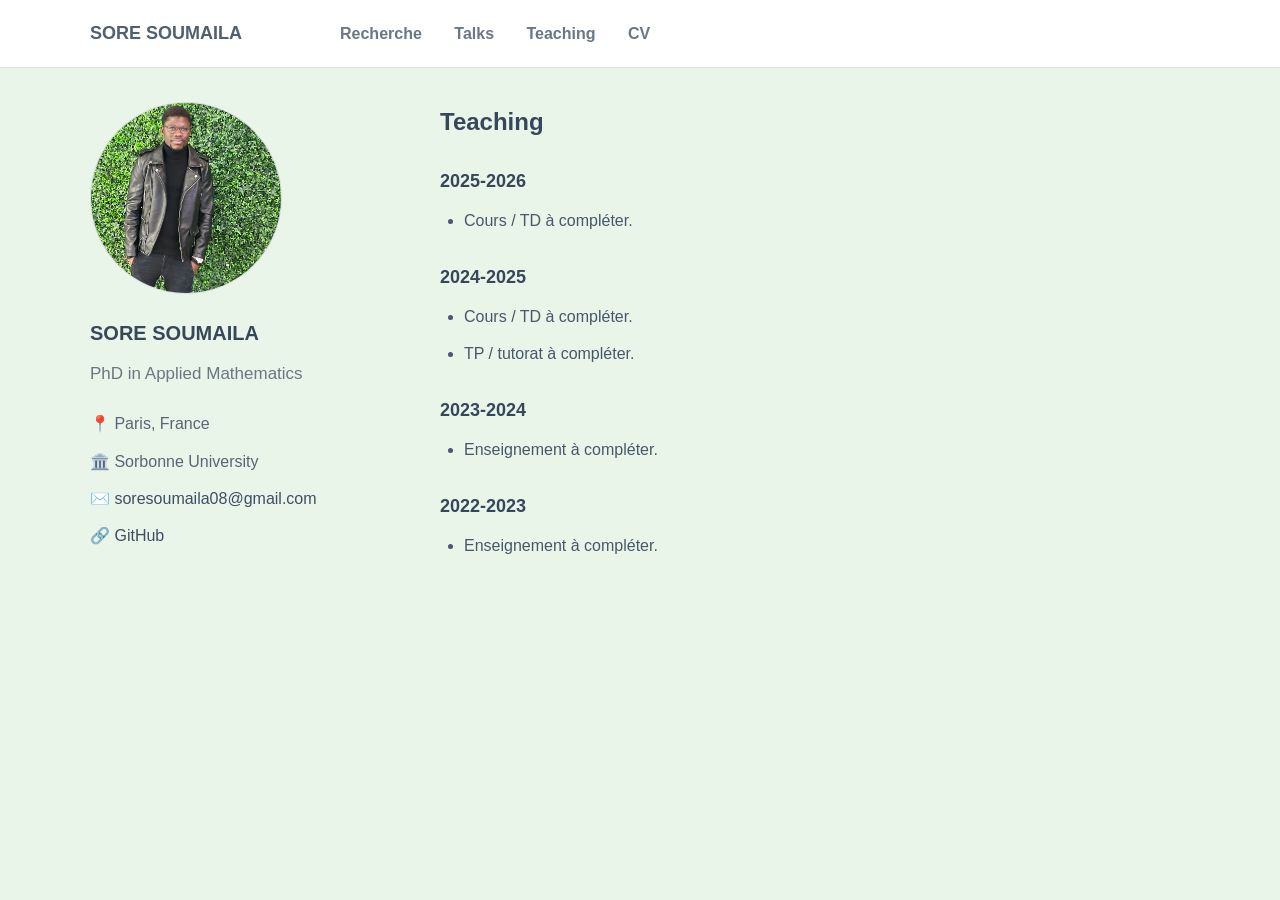
<file: enseignement.html>
<!DOCTYPE html>
<html lang="fr">
<head>
  <meta charset="UTF-8">
  <meta name="viewport" content="width=device-width, initial-scale=1.0">
  <title>Teaching - SORE SOUMAILA</title>
  <link rel="stylesheet" href="style.css">
</head>
<body>
  <header class="topbar">
    <div class="topbar-container">
      <div class="site-name">SORE SOUMAILA</div>
      <nav class="menu">
        <a href="recherche.html">Recherche</a>
        <a href="talks.html">Talks</a>
        <a href="enseignement.html">Teaching</a>
        <a href="cv.html">CV</a>
      </nav>
    </div>
  </header>

  <main class="layout">
    <aside class="sidebar">
      <img src="images/photo.jpg" alt="Photo de profil" class="photo-profil">
      <h1>SORE SOUMAILA</h1>
      <p class="subtitle">PhD in Applied Mathematics</p>

      <div class="info-block">
        <p>📍 Paris, France</p>
        <p>🏛️ Sorbonne University</p>
        <p>✉️ <a href="mailto:soresoumaila08@gmail.com">soresoumaila08@gmail.com</a></p>
        <p>🔗 <a href="#">GitHub</a></p>
      </div>
    </aside>

    <section class="content">
      <h2>Teaching</h2>

      <div class="year-block">
        <h3>2025-2026</h3>
        <ul>
          <li>Cours / TD à compléter.</li>
        </ul>
      </div>

      <div class="year-block">
        <h3>2024-2025</h3>
        <ul>
          <li>Cours / TD à compléter.</li>
          <li>TP / tutorat à compléter.</li>
        </ul>
      </div>

      <div class="year-block">
        <h3>2023-2024</h3>
        <ul>
          <li>Enseignement à compléter.</li>
        </ul>
      </div>

      <div class="year-block">
        <h3>2022-2023</h3>
        <ul>
          <li>Enseignement à compléter.</li>
        </ul>
      </div>
    </section>
  </main>
</body>
</html>
</file>
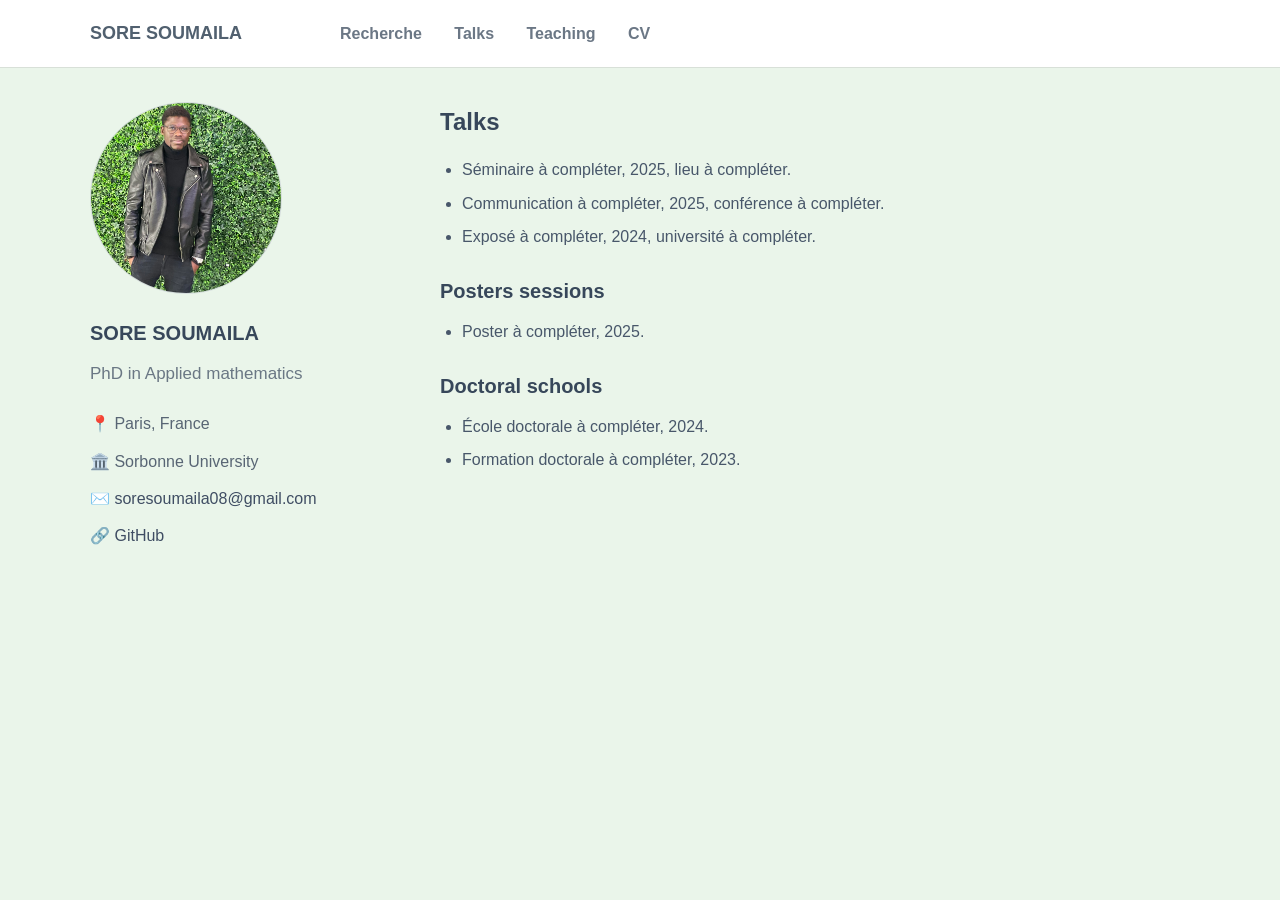
<file: talks.html>
<!DOCTYPE html>
<html lang="fr">
<head>
  <meta charset="UTF-8">
  <meta name="viewport" content="width=device-width, initial-scale=1.0">
  <title>Talks - SORE SOUMAILA</title>
  <link rel="stylesheet" href="style.css">
</head>
<body>
  <header class="topbar">
    <div class="topbar-container">
      <div class="site-name">SORE SOUMAILA</div>
      <nav class="menu">
        <a href="recherche.html">Recherche</a>
        <a href="talks.html">Talks</a>
        <a href="enseignement.html">Teaching</a>
        <a href="cv.html">CV</a>
      </nav>
    </div>
  </header>

  <main class="layout">
    <aside class="sidebar">
      <img src="images/photo.jpg" alt="Photo de profil" class="photo-profil">
      <h1>SORE SOUMAILA</h1>
      <p class="subtitle">PhD in Applied mathematics</p>

      <div class="info-block">
        <p>📍 Paris, France</p>
        <p>🏛️ Sorbonne University</p>
        <p>✉️ <a href="mailto:soresoumaila08@gmail.com">soresoumaila08@gmail.com</a></p>
        <p>🔗 <a href="#">GitHub</a></p>
      </div>
    </aside>

    <section class="content">
      <h2>Talks</h2>
      <ul>
        <li>Séminaire à compléter, 2025, lieu à compléter.</li>
        <li>Communication à compléter, 2025, conférence à compléter.</li>
        <li>Exposé à compléter, 2024, université à compléter.</li>
      </ul>

      <h3>Posters sessions</h3>
      <ul>
        <li>Poster à compléter, 2025.</li>
      </ul>

      <h3>Doctoral schools</h3>
      <ul>
        <li>École doctorale à compléter, 2024.</li>
        <li>Formation doctorale à compléter, 2023.</li>
      </ul>
    </section>
  </main>
</body>
</html>
</file>
<file: style.css>
body {
  margin: 0;
  font-family: Arial, Helvetica, sans-serif;
  color: #3f4d63;
  background-color: #eaf5ea;
  line-height: 1.7;
}

.topbar {
  border-bottom: 1px solid #d8e0d8;
  background-color: #ffffff;
}

.subcourse {
  margin-top: 6px;
  margin-bottom: 10px;
  font-weight: 800;
}

.topbar-container {
  max-width: 1100px;
  margin: 0 auto;
  padding: 18px 24px;
  display: flex;
  align-items: center;
  justify-content: flex-start;
  gap: 70px;
}

.site-name {
  font-size: 18px;
  font-weight: 700;
  color: #51606f;
  text-decoration: none;
}

.site-name:hover {
  text-decoration: underline;
}

.menu a {
  text-decoration: none;
  color: #6b7785;
  margin-left: 28px;
  font-size: 16px;
  font-weight: 600;
}

.menu a:hover {
  color: #2f3b4a;
}

.layout {
  max-width: 1100px;
  margin: 34px auto;
  padding: 0 24px;
  display: grid;
  grid-template-columns: 270px 1fr;
  gap: 80px;
}

.sidebar {
  align-self: start;
}

.photo-profil {
  width: 190px;
  height: 190px;
  object-fit: cover;
  object-position: center center;
  border-radius: 50%;
  display: block;
  margin-bottom: 22px;
  border: 1px solid #d5dddd;
}

.sidebar h1 {
  font-size: 20px;
  margin: 0 0 10px 0;
  color: #37475a;
}

.subtitle {
  margin: 0 0 22px 0;
  color: #6a7784;
  font-size: 17px;
}

.info-block p {
  margin: 10px 0;
  color: #586574;
  font-size: 16px;
}

.info-block a {
  color: #3f4d63;
  text-decoration: none;
}

.info-block a:hover {
  text-decoration: underline;
}

.content h2 {
  font-size: 24px;
  margin-top: 0;
  margin-bottom: 14px;
  color: #37475a;
}

.content h3 {
  font-size: 20px;
  margin-top: 24px;
  margin-bottom: 10px;
  color: #37475a;
}

.content p,
.content li {
  font-size: 16px;
  color: #48576a;
}

.content p {
  margin-bottom: 18px;
  max-width: 900px;
}

.content ul {
  padding-left: 22px;
  margin-top: 8px;
  margin-bottom: 18px;
}

.content li {
  margin-bottom: 6px;
}

.content a {
  color: #4aa3c7;
  text-decoration: none;
}

.content a:hover {
  text-decoration: underline;
}

.year-block {
  margin-bottom: 28px;
}

.year-block h3 {
  font-size: 18px;
  margin-bottom: 10px;
  color: #37475a;
}

.year-block ul {
  margin: 0;
  padding-left: 24px;
}

.year-block li {
  margin-bottom: 10px;
}

@media (max-width: 900px) {
  .layout {
    grid-template-columns: 1fr;
    gap: 30px;
  }

  .topbar-container {
    gap: 30px;
  }

  .menu a {
    margin-left: 14px;
    font-size: 14px;
  }

  .content h2 {
    font-size: 22px;
  }

  .content h3 {
    font-size: 18px;
  }

  .content p,
  .content li {
    font-size: 15px;
  }
}
</file>
